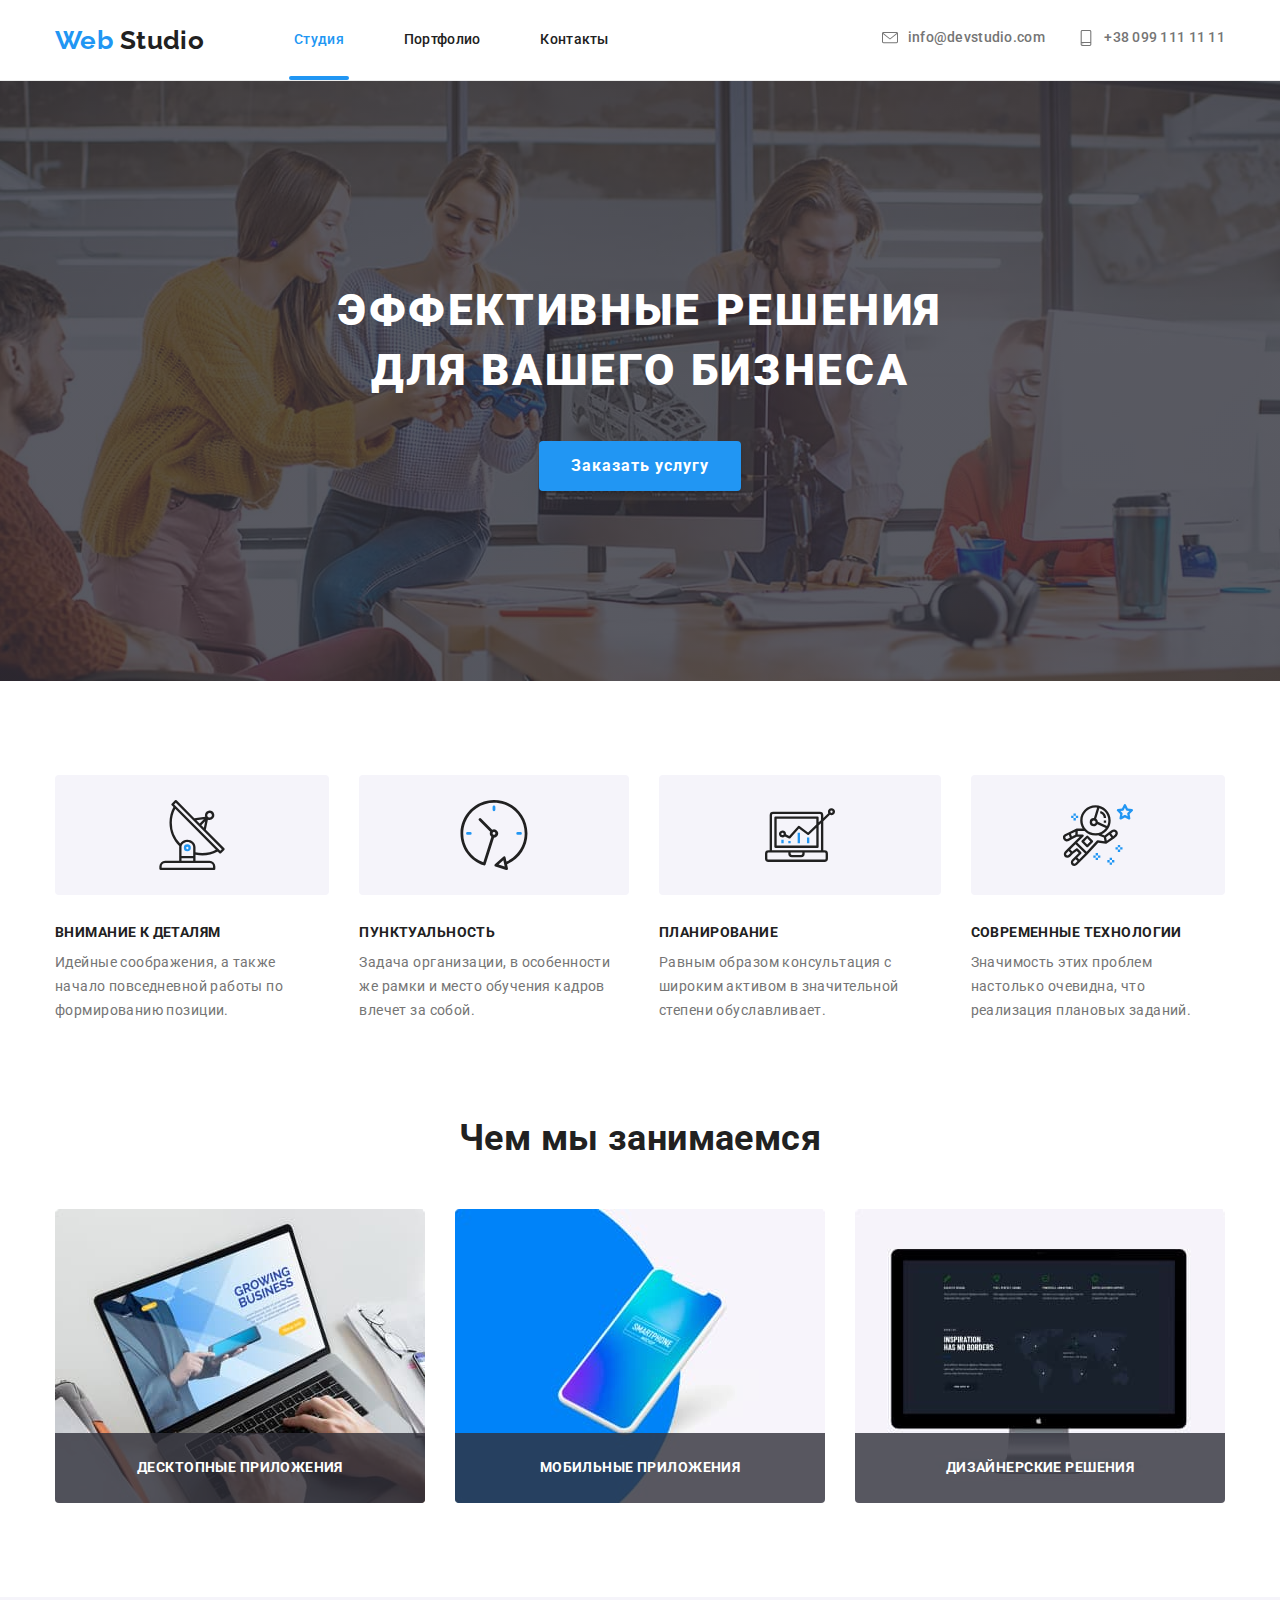
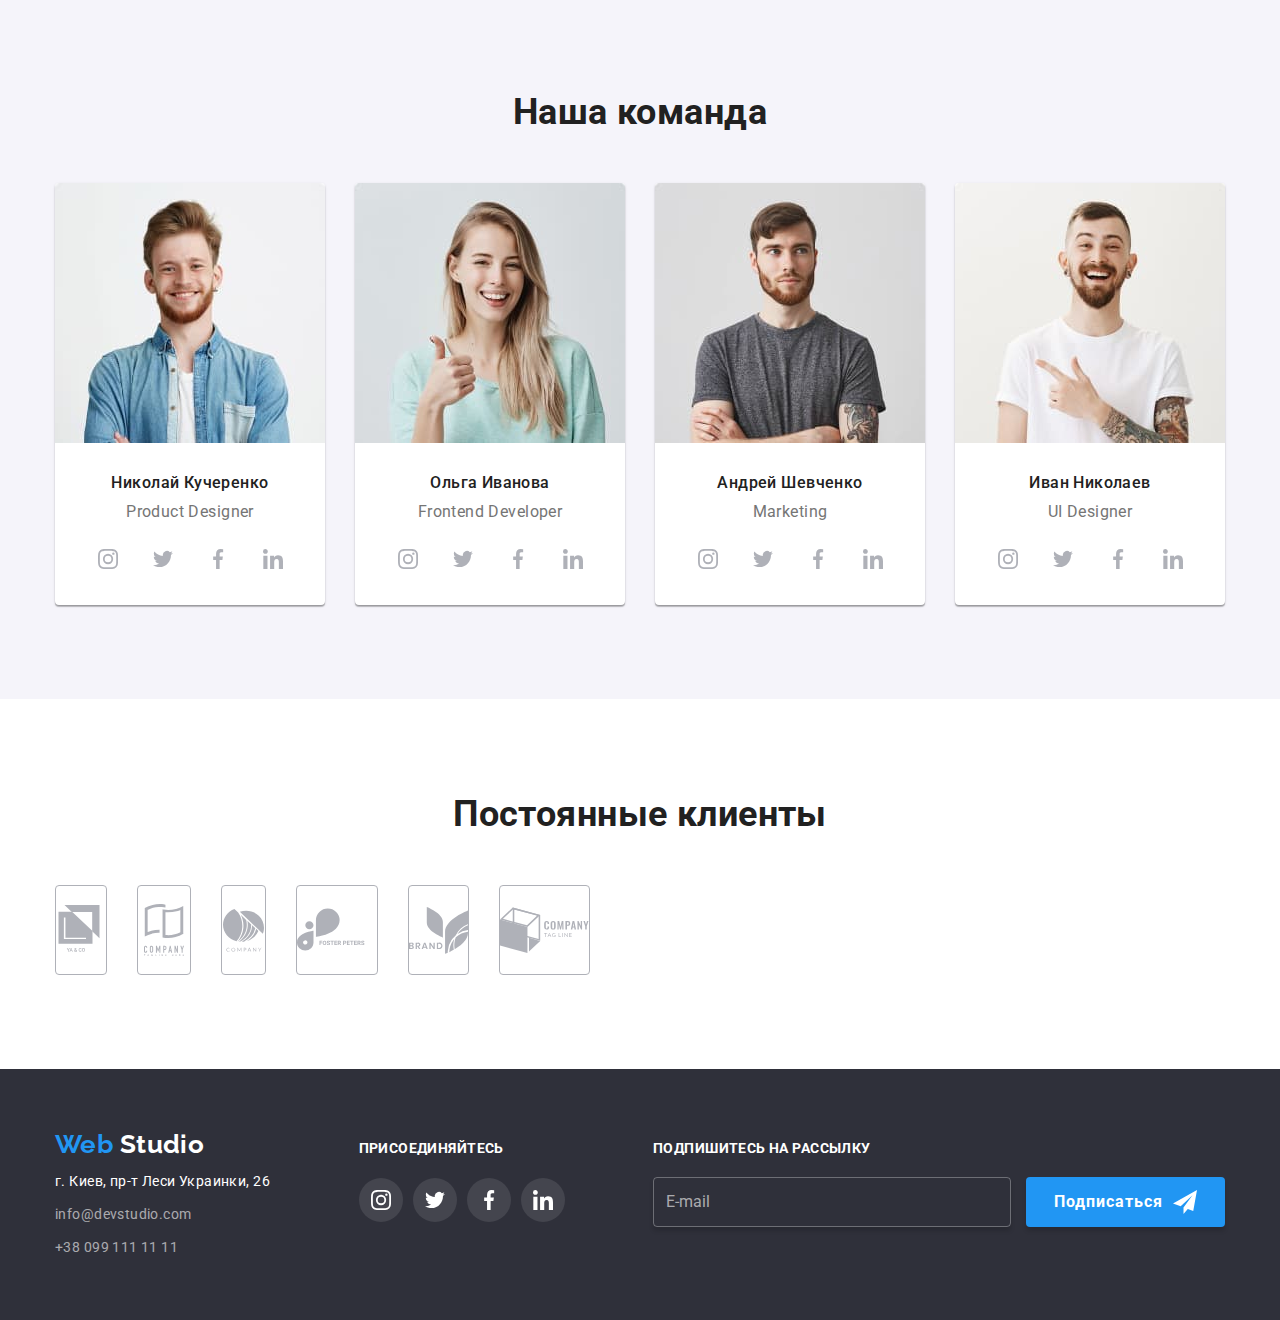
<file: index.html>
<!DOCTYPE html>
<html lang="ru">
  <head>
    <meta charset="UTF-8" />
    <meta name="viewport" content="width=device-width, initial-scale=1.0" />
    <link
      href="https://fonts.googleapis.com/css2?family=Raleway:wght@700&family=Roboto:wght@400;500;700;900&display=swap"
      rel="stylesheet"
    />
    <link
      rel="stylesheet"
      href="https://cdnjs.cloudflare.com/ajax/libs/modern-normalize/0.6.0/modern-normalize.min.css"
    />
    <link rel="stylesheet" href="./css/main.min.css" />
    <title>Web Studio</title>
  </head>
  <body>
    <header class="page-header">
      <div class="page-header__container">
        <nav class="page-header__nav">
          <a class="logo page-header__logo" href="./index.html"
            >Web <span class="logo__word">Studio</span></a
          >
          <ul class="page-header__list">
            <li class="page-header__item">
              <a
                class="page-header__link page-header__link--current"
                href="./index.html"
                >Студия</a
              >
            </li>
            <li class="page-header__item">
              <a class="page-header__link" href="./portfolio.html">Портфолио</a>
            </li>
            <li class="page-header__item">
              <a class="page-header__link" href="">Контакты</a>
            </li>
          </ul>
        </nav>
        <address class="contacts">
          <a
            class="contacts__link"
            href="mailto:info@devstudio.com"
            aria-label="Написать письмо"
          >
            <svg class="contacts__icon" width="16" height="16">
              <use href="./images/sprite.svg#icon-envelope"></use>
            </svg>
            info@devstudio.com
          </a>
          <a
            class="contacts__link"
            href="tel:+380991111111"
            aria-label="Позвонить"
          >
            <svg class="contacts__icon" width="16" height="16">
              <use href="./images/sprite.svg#icon-smartphone"></use>
            </svg>
            +38 099 111 11 11
          </a>
        </address>
      </div>
    </header>
    <main>
      <!-- Hero -->
      <section class="section-hero">
        <div class="section-hero__container">
          <h1 class="section-hero__title">
            Эффективные решения для вашего бизнеса
          </h1>
          <button class="section-hero__button" data-modal-open>
            Заказать услугу
          </button>
        </div>
      </section>
      <!-- Advantages -->
      <section class="section-advantages">
        <div class="section-advantages__container">
          <h2 class="section-advantages__title--visually-hidden">
            Наши преимущества
          </h2>
          <ul class="section-advantages__list">
            <li class="section-advantages__item">
              <div class="section-advantages__icon-bcg">
                <svg width="70" height="70">
                  <use href="./images/sprite.svg#icon-antenna"></use>
                </svg>
              </div>
              <h3 class="section-advantages__subtitle">Внимание к деталям</h3>
              <p class="section-advantages__text">
                Идейные соображения, а также начало повседневной работы по
                формированию позиции.
              </p>
            </li>
            <li class="section-advantages__item">
              <div class="section-advantages__icon-bcg">
                <svg width="70" height="70">
                  <use href="./images/sprite.svg#icon-clock"></use>
                </svg>
              </div>
              <h3 class="section-advantages__subtitle">Пунктуальность</h3>
              <p class="section-advantages__text">
                Задача организации, в особенности же рамки и место обучения
                кадров влечет за собой.
              </p>
            </li>
            <li class="section-advantages__item">
              <div class="section-advantages__icon-bcg">
                <svg width="70" height="70">
                  <use href="./images/sprite.svg#icon-diagram"></use>
                </svg>
              </div>
              <h3 class="section-advantages__subtitle">Планирование</h3>
              <p class="section-advantages__text">
                Равным образом консультация с широким активом в значительной
                степени обуславливает.
              </p>
            </li>
            <li class="section-advantages__item">
              <div class="section-advantages__icon-bcg">
                <svg width="70" height="70">
                  <use href="./images/sprite.svg#icon-astronaut"></use>
                </svg>
              </div>
              <h3 class="section-advantages__subtitle">
                Современные технологии
              </h3>
              <p class="section-advantages__text">
                Значимость этих проблем настолько очевидна, что реализация
                плановых заданий.
              </p>
            </li>
          </ul>
        </div>
      </section>
      <!-- Works -->
      <section class="section-works">
        <div class="section-works__container">
          <h2 class="section-works__title">Чем мы занимаемся</h2>
          <ul class="section-works__list">
            <li class="section-works__item">
              <img
                class="section-works__img"
                src="./images/notebook.jpg"
                alt="Ноутбук"
                width="370"
              />
              <h3 class="section-works__subtitle">Десктопные приложения</h3>
            </li>
            <li class="section-works__item">
              <img
                class="section-works__img"
                src="./images/smartphone.jpg"
                alt="Смартфон"
                width="370"
              />
              <h3 class="section-works__subtitle">Мобильные приложения</h3>
            </li>
            <li class="section-works__item">
              <img
                class="section-works__img"
                src="./images/monitor.jpg"
                alt="Монитор"
                width="370"
              />
              <h3 class="section-works__subtitle">Дизайнерские решения</h3>
            </li>
          </ul>
        </div>
      </section>
      <!-- Team -->
      <section class="section-team">
        <div class="section-team__container">
          <h2 class="section-team__title">Наша команда</h2>
          <ul class="section-team__list">
            <li class="section-team__item">
              <img
                class="section-team__img"
                src="./images/john-smith.jpg"
                alt="Фотография Николай Кучеренко"
                width="270"
              />
              <h3 class="section-team__subtitle">Николай Кучеренко</h3>
              <p class="section-team__text">Product Designer</p>
              <ul class="social-list">
                <li class="social-list__item">
                  <a
                    class="social-list__link"
                    href="https://www.instagram.com/"
                    aria-label="Ссылка на Instagram"
                  >
                    <svg class="social-list__icon" width="20" height="20">
                      <use href="./images/sprite.svg#icon-instagram"></use>
                    </svg>
                  </a>
                </li>
                <li class="social-list__item">
                  <a
                    class="social-list__link"
                    href="https://twitter.com/"
                    aria-label="Ссылка на Twitter"
                  >
                    <svg class="social-list__icon" width="20" height="20">
                      <use href="./images/sprite.svg#icon-twitter"></use>
                    </svg>
                  </a>
                </li>
                <li class="social-list__item">
                  <a
                    class="social-list__link"
                    href="https://facebook.com/"
                    aria-label="Ссылка на Facebook"
                  >
                    <svg class="social-list__icon" width="20" height="20">
                      <use href="./images/sprite.svg#icon-facebook"></use>
                    </svg>
                  </a>
                </li>
                <li class="social-list__item">
                  <a
                    class="social-list__link"
                    href="https://www.linkedin.com/"
                    aria-label="Ссылка на LinkedIn"
                  >
                    <svg class="social-list__icon" width="20" height="20">
                      <use href="./images/sprite.svg#icon-linkedin"></use>
                    </svg>
                  </a>
                </li>
              </ul>
            </li>
            <li class="section-team__item">
              <img
                class="section-team__img"
                src="./images/marta-stewart.jpg"
                alt="Фотография Ольга Иванова"
                width="270"
              />
              <h3 class="section-team__subtitle">Ольга Иванова</h3>
              <p class="section-team__text">Frontend Developer</p>
              <ul class="social-list">
                <li class="social-list__item">
                  <a
                    class="social-list__link"
                    href="https://www.instagram.com/"
                    aria-label="Ссылка на Instagram"
                  >
                    <svg class="social-list__icon" width="20" height="20">
                      <use href="./images/sprite.svg#icon-instagram"></use>
                    </svg>
                  </a>
                </li>
                <li class="social-list__item">
                  <a
                    class="social-list__link"
                    href="https://twitter.com/"
                    aria-label="Ссылка на Twitter"
                  >
                    <svg class="social-list__icon" width="20" height="20">
                      <use href="./images/sprite.svg#icon-twitter"></use>
                    </svg>
                  </a>
                </li>
                <li class="social-list__item">
                  <a
                    class="social-list__link"
                    href="https://facebook.com/"
                    aria-label="Ссылка на Facebook"
                  >
                    <svg class="social-list__icon" width="20" height="20">
                      <use href="./images/sprite.svg#icon-facebook"></use>
                    </svg>
                  </a>
                </li>
                <li class="social-list__item">
                  <a
                    class="social-list__link"
                    href="https://www.linkedin.com/"
                    aria-label="Ссылка на LinkedIn"
                  >
                    <svg class="social-list__icon" width="20" height="20">
                      <use href="./images/sprite.svg#icon-linkedin"></use>
                    </svg>
                  </a>
                </li>
              </ul>
            </li>
            <li class="section-team__item">
              <img
                class="section-team__img"
                src="./images/robert-jakis.jpg"
                alt="Фотография Андрей Шевченко"
                width="270"
              />
              <h3 class="section-team__subtitle">Андрей Шевченко</h3>
              <p class="section-team__text">Marketing</p>
              <ul class="social-list">
                <li class="social-list__item">
                  <a
                    class="social-list__link"
                    href="https://www.instagram.com/"
                    aria-label="Ссылка на Instagram"
                  >
                    <svg class="social-list__icon" width="20" height="20">
                      <use href="./images/sprite.svg#icon-instagram"></use>
                    </svg>
                  </a>
                </li>
                <li class="social-list__item">
                  <a
                    class="social-list__link"
                    href="https://twitter.com/"
                    aria-label="Ссылка на Twitter"
                  >
                    <svg class="social-list__icon" width="20" height="20">
                      <use href="./images/sprite.svg#icon-twitter"></use>
                    </svg>
                  </a>
                </li>
                <li class="social-list__item">
                  <a
                    class="social-list__link"
                    href="https://facebook.com/"
                    aria-label="Ссылка на Facebook"
                  >
                    <svg class="social-list__icon" width="20" height="20">
                      <use href="./images/sprite.svg#icon-facebook"></use>
                    </svg>
                  </a>
                </li>
                <li class="social-list__item">
                  <a
                    class="social-list__link"
                    href="https://www.linkedin.com/"
                    aria-label="Ссылка на LinkedIn"
                  >
                    <svg class="social-list__icon" width="20" height="20">
                      <use href="./images/sprite.svg#icon-linkedin"></use>
                    </svg>
                  </a>
                </li>
              </ul>
            </li>
            <li class="section-team__item">
              <img
                class="section-team__img"
                src="./images/martin-doe.jpg"
                alt="Фотография Иван Николаев"
                width="270"
              />
              <h3 class="section-team__subtitle">Иван Николаев</h3>
              <p class="section-team__text">UI Designer</p>
              <ul class="social-list">
                <li class="social-list__item">
                  <a
                    class="social-list__link"
                    href="https://www.instagram.com/"
                    aria-label="Ссылка на Instagram"
                  >
                    <svg class="social-list__icon" width="20" height="20">
                      <use href="./images/sprite.svg#icon-instagram"></use>
                    </svg>
                  </a>
                </li>
                <li class="social-list__item">
                  <a
                    class="social-list__link"
                    href="https://twitter.com/"
                    aria-label="Ссылка на Twitter"
                  >
                    <svg class="social-list__icon" width="20" height="20">
                      <use href="./images/sprite.svg#icon-twitter"></use>
                    </svg>
                  </a>
                </li>
                <li class="social-list__item">
                  <a
                    class="social-list__link"
                    href="https://facebook.com/"
                    aria-label="Ссылка на Facebook"
                  >
                    <svg class="social-list__icon" width="20" height="20">
                      <use href="./images/sprite.svg#icon-facebook"></use>
                    </svg>
                  </a>
                </li>
                <li class="social-list__item">
                  <a
                    class="social-list__link"
                    href="https://www.linkedin.com/"
                    aria-label="Ссылка на LinkedIn"
                  >
                    <svg class="social-list__icon" width="20" height="20">
                      <use href="./images/sprite.svg#icon-linkedin"></use>
                    </svg>
                  </a>
                </li>
              </ul>
            </li>
          </ul>
        </div>
      </section>
      <!-- Regulars -->
      <section class="section-regulars">
        <div class="section-regulars__container">
          <h2 class="section-regulars__title">Постоянные клиенты</h2>
          <ul class="section-regulars__list">
            <li class="section-regulars__item">
              <a class="section-regulars__link" href="" aria-label="Компания 1">
                <svg
                  class="section-regulars__icon-client"
                  width="50"
                  height="50"
                >
                  <use href="./images/sprite.svg#icon-client-1"></use>
                </svg>
              </a>
            </li>
            <li class="section-regulars__item">
              <a class="section-regulars__link" href="" aria-label="Компания 2">
                <svg
                  class="section-regulars__icon-client"
                  width="52"
                  height="52"
                >
                  <use href="./images/sprite.svg#icon-client-2"></use>
                </svg>
              </a>
            </li>
            <li class="section-regulars__item">
              <a class="section-regulars__link" href="" aria-label="Компания 3">
                <svg
                  class="section-regulars__icon-client"
                  width="43"
                  height="43"
                >
                  <use href="./images/sprite.svg#icon-client-3"></use>
                </svg>
              </a>
            </li>
            <li class="section-regulars__item">
              <a class="section-regulars__link" href="" aria-label="Компания 4">
                <svg
                  class="section-regulars__icon-client"
                  width="80"
                  height="80"
                >
                  <use href="./images/sprite.svg#icon-client-4"></use>
                </svg>
              </a>
            </li>
            <li class="section-regulars__item">
              <a class="section-regulars__link" href="" aria-label="Компания 5">
                <svg
                  class="section-regulars__icon-client"
                  width="59"
                  height="59"
                >
                  <use href="./images/sprite.svg#icon-client-5"></use>
                </svg>
              </a>
            </li>
            <li class="section-regulars__item">
              <a class="section-regulars__link" href="" aria-label="Компания 6">
                <svg
                  class="section-regulars__icon-client"
                  width="89"
                  height="89"
                >
                  <use href="./images/sprite.svg#icon-client-6"></use>
                </svg>
              </a>
            </li>
          </ul>
        </div>
      </section>
    </main>
    <footer class="page-footer">
      <div class="page-footer__container">
        <div>
          <a class="logo page-footer__logo" href="./index.html"
            >Web <span class="logo__word logo__word--inverse">Studio</span></a
          >
          <address class="address">
            <p class="address__text">г. Киев, пр-т Леси Украинки, 26</p>
            <a class="address__link" href="mailto:info@devstudio.com"
              >info@devstudio.com</a
            >
            <a class="address__link" href="tel:+380991111111"
              >+38 099 111 11 11</a
            >
          </address>
        </div>
        <div>
          <p class="page-footer__text">присоединяйтесь</p>
          <ul class="page-footer__list">
            <li class="page-footer__item">
              <a
                class="page-footer__link"
                href="https://www.instagram.com/"
                aria-label="Ссылка на Instagram"
              >
                <svg class="page-footer__icon-social" width="20" height="20">
                  <use href="./images/sprite.svg#icon-instagram"></use>
                </svg>
              </a>
            </li>
            <li class="page-footer__item">
              <a
                class="page-footer__link"
                href="https://twitter.com/"
                aria-label="Ссылка на Twitter"
              >
                <svg class="page-footer__icon-social" width="20" height="20">
                  <use href="./images/sprite.svg#icon-twitter"></use>
                </svg>
              </a>
            </li>
            <li class="page-footer__item">
              <a
                class="page-footer__link"
                href="https://facebook.com/"
                aria-label="Ссылка на Facebook"
              >
                <svg class="page-footer__icon-social" width="20" height="20">
                  <use href="./images/sprite.svg#icon-facebook"></use>
                </svg>
              </a>
            </li>
            <li class="page-footer__item">
              <a
                class="page-footer__link"
                href="https://www.linkedin.com/"
                aria-label="Ссылка на LinkedIn"
              >
                <svg class="page-footer__icon-social" width="20" height="20">
                  <use href="./images/sprite.svg#icon-linkedin"></use>
                </svg>
              </a>
            </li>
          </ul>
        </div>
        <form>
          <label class="form-subscribe__text" for="form-mail"
            >Подпишитесь на рассылку</label
          >
          <input
            class="form-subscribe__input"
            id="form-mail"
            name="subscribe-email"
            type="email"
            placeholder="E-mail"
          />
          <button class="form-subscribe__btn" type="submit">
            Подписаться
            <svg class="form-subscribe__icon-send" width="24" height="24">
              <use href="./images/sprite.svg#icon-send"></use>
            </svg>
          </button>
        </form>
      </div>
    </footer>
    <!-- Modal -->
    <div class="modal__backdrop modal--is-hidden" data-modal>
      <div class="modal__form">
        <form class="js-speaker-form">
          <p class="modal__text">Оставьте свои данные, мы вам перезвоним</p>
          <div class="field-box">
            <input
              class="field-box__input"
              type="text"
              name="name"
              id="name"
              placeholder=" "
            />
            <label class="field-box__label" for="name">Имя</label>
            <svg class="field-box__icon" width="18" height="18">
              <use href="./images/sprite.svg#icon-person"></use>
            </svg>
          </div>
          <div class="field-box">
            <input
              class="field-box__input"
              type="tel"
              name="tel"
              id="tel"
              placeholder=" "
            />
            <label class="field-box__label" for="tel">Телефон</label>
            <svg class="field-box__icon" width="18" height="18">
              <use href="./images/sprite.svg#icon-phone"></use>
            </svg>
          </div>
          <div class="field-box">
            <input
              class="field-box__input"
              type="email"
              name="mail"
              id="mail"
              placeholder=" "
            />
            <label class="field-box__label" for="mail">Почта</label>
            <svg class="field-box__icon" width="18" height="18">
              <use href="./images/sprite.svg#icon-mail"></use>
            </svg>
          </div>
          <div class="comment-box">
            <textarea
              class="comment-box__input"
              name="comment"
              id="comment"
              placeholder=" "
            ></textarea>
            <label class="comment-box__label" for="comment">Комментарий</label>
          </div>
          <label class="check-box">
            <input
              class="check-box__input"
              type="checkbox"
              name="terms"
              value="agree"
            />
            <svg class="check-box__icon" width="15" height="15">
              <use href="./images/sprite.svg#icon-check"></use>
            </svg>
            <span class="check-box__text"
              >Согласен с рассылкой и принимаю
              <a class="check-box__link" href="">Условия договора</a></span
            >
          </label>
          <button class="modal__send-button" type="submit">Отправить</button>
        </form>
        <button class="modal__close-button" data-modal-close>
          <svg class="modal__icon-close" width="18" height="18">
            <use href="./images/sprite.svg#icon-close"></use>
          </svg>
        </button>
      </div>
    </div>
    <!-- Some script -->
    <script src="./js/modal.js"></script>
    <script>
      (() => {
        document
          .querySelector('.js-speaker-form')
          .addEventListener('submit', e => {
            e.preventDefault();

            new FormData(e.currentTarget).forEach((value, name) =>
              console.log(`${name}: ${value}`),
            );

            e.currentTarget.reset();
          });
      })();
    </script>
  </body>
</html>
</file>
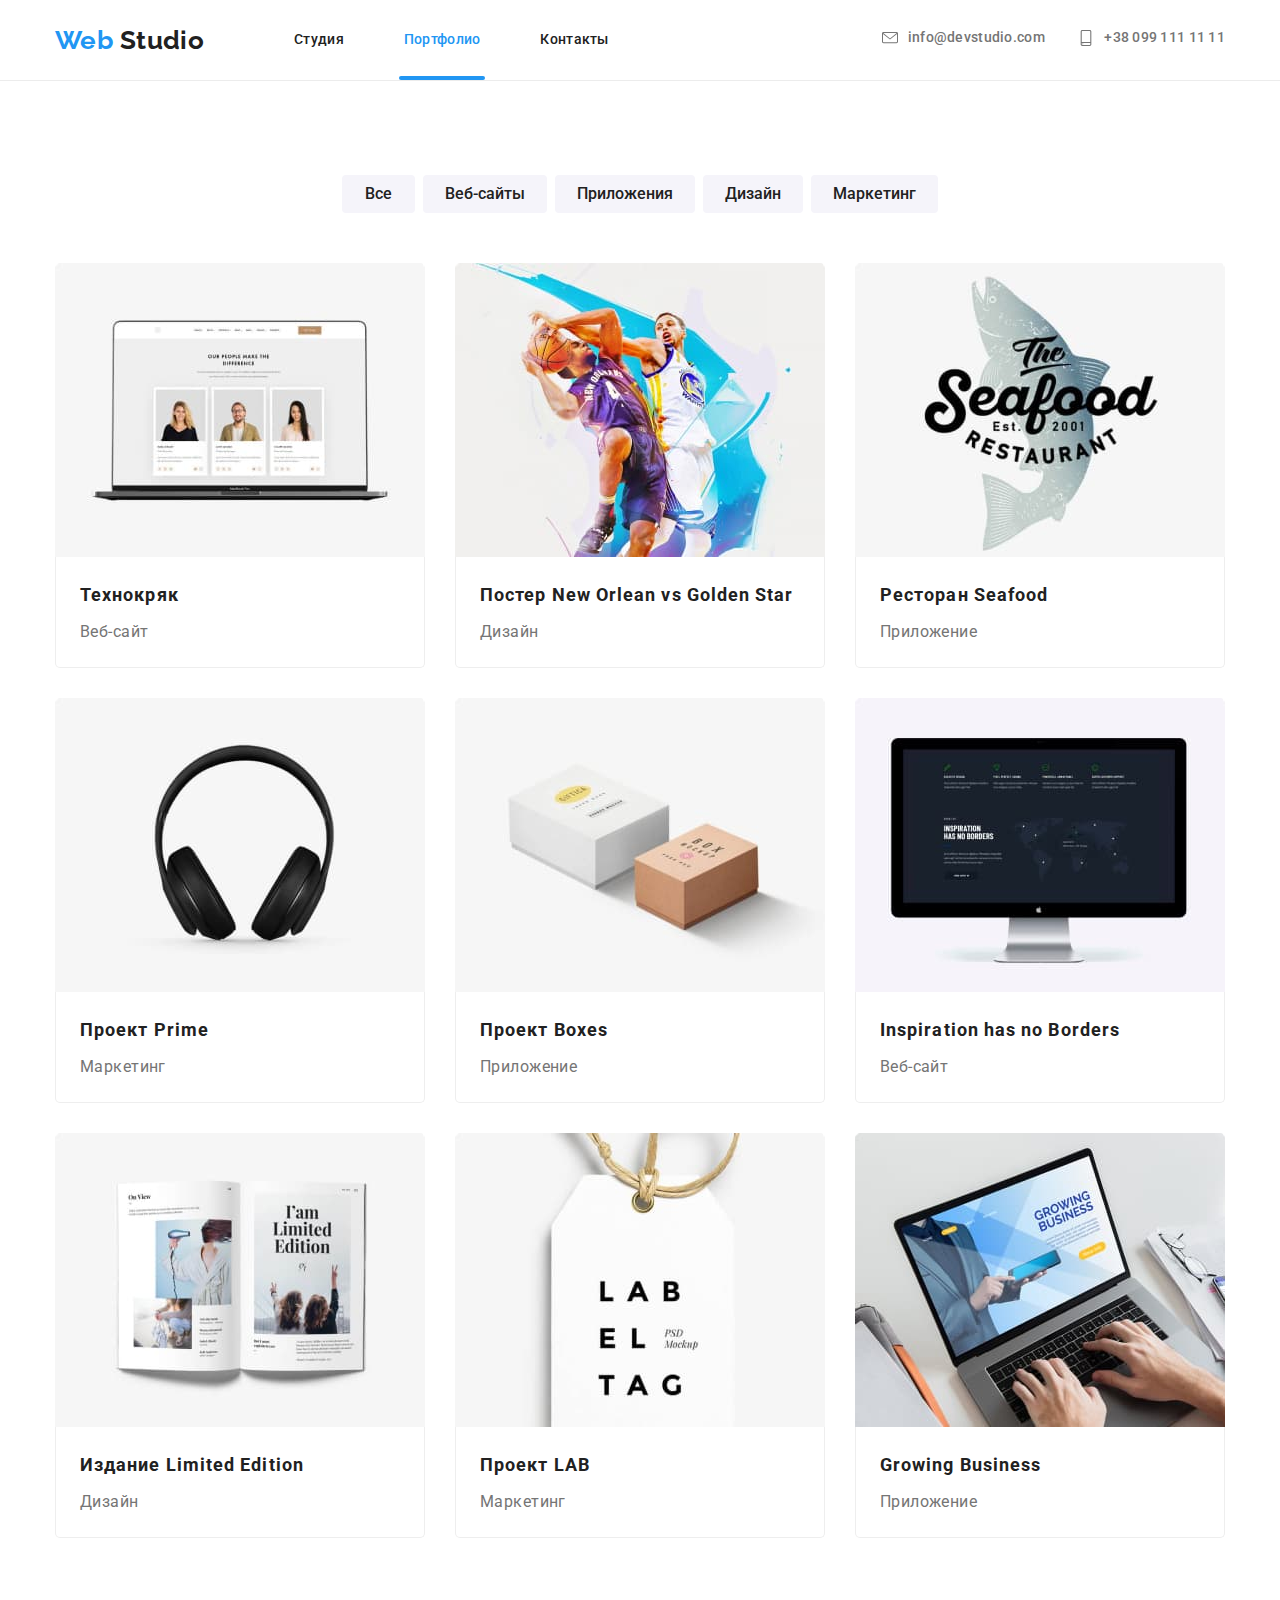
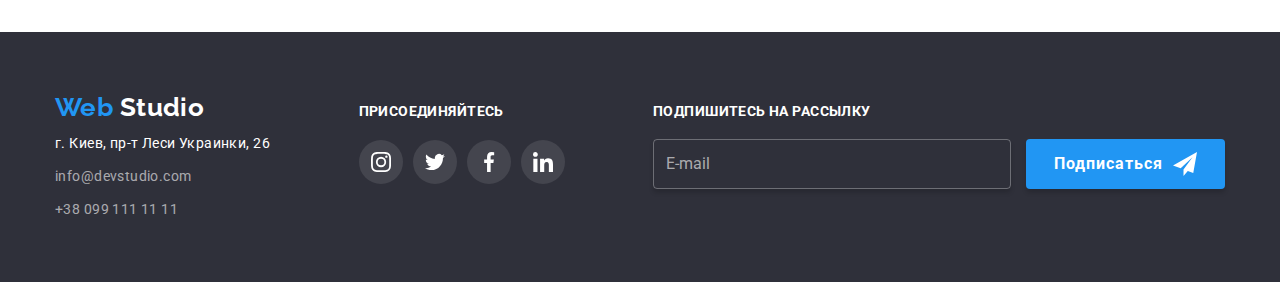
<file: portfolio.html>
<!DOCTYPE html>
<html lang="ru">
  <head>
    <meta charset="UTF-8" />
    <meta name="viewport" content="width=device-width, initial-scale=1.0" />
    <link
      href="https://fonts.googleapis.com/css2?family=Raleway:wght@700&family=Roboto:wght@400;500;700;900&display=swap"
      rel="stylesheet"
    />
    <link
      rel="stylesheet"
      href="https://cdnjs.cloudflare.com/ajax/libs/modern-normalize/0.6.0/modern-normalize.min.css"
    />
    <link rel="stylesheet" href="./css/portfolio.min.css" />
    <title>Web Studio</title>
  </head>
  <body>
    <header class="page-header">
      <div class="page-header__container">
        <nav class="page-header__nav">
          <a class="logo page-header__logo" href="./index.html"
            >Web <span class="logo__word">Studio</span></a
          >
          <ul class="page-header__list">
            <li class="page-header__item">
              <a class="page-header__link" href="./index.html">Студия</a>
            </li>
            <li class="page-header__item">
              <a
                class="page-header__link page-header__link--current"
                href="./portfolio.html"
                >Портфолио</a
              >
            </li>
            <li class="page-header__item">
              <a class="page-header__link" href="">Контакты</a>
            </li>
          </ul>
        </nav>
        <address class="contacts">
          <a
            class="contacts__link"
            href="mailto:info@devstudio.com"
            aria-label="Написать письмо"
          >
            <svg class="contacts__icon" width="16" height="16">
              <use href="./images/sprite.svg#icon-envelope"></use>
            </svg>
            info@devstudio.com
          </a>
          <a
            class="contacts__link"
            href="tel:+380991111111"
            aria-label="Позвонить"
          >
            <svg class="contacts__icon" width="16" height="16">
              <use href="./images/sprite.svg#icon-smartphone"></use>
            </svg>
            +38 099 111 11 11
          </a>
        </address>
      </div>
    </header>
    <main>
      <section class="section-portfolio">
        <div class="section-portfolio__container">
          <h1 class="section-portfolio__title--visually-hidden">Портфолио</h1>
          <div class="section-portfolio__row">
            <button class="section-portfolio__btn" type="button">Все</button>
            <button class="section-portfolio__btn" type="button">
              Веб-сайты
            </button>
            <button class="section-portfolio__btn" type="button">
              Приложения
            </button>
            <button class="section-portfolio__btn" type="button">Дизайн</button>
            <button class="section-portfolio__btn" type="button">
              Маркетинг
            </button>
          </div>
          <ul class="section-portfolio__list">
            <li class="section-portfolio__item">
              <a class="link-card" href="">
                <div class="link-card__top">
                  <img
                    src="./images/techcrack.jpg"
                    alt="Ноутбук с открытой веб страницей"
                    width="370"
                  />
                  <p class="link-card__desc">
                    Технокряк это современная площадка распространения
                    коронавируса. Компании используют эту платформу для
                    цифрового шпионажа и атак на защищённые сервера конкурентов.
                  </p>
                </div>
                <div class="link-card__bottom">
                  <h2 class="link-card__title">Технокряк</h2>
                  <p class="link-card__text">Веб-сайт</p>
                </div>
              </a>
            </li>
            <li class="section-portfolio__item">
              <a class="link-card" href="">
                <div class="link-card__top">
                  <img
                    src="./images/poster-nba.jpg"
                    alt="Два баскедболиста с мячом"
                    width="370"
                  />
                  <p class="link-card__desc">
                    Lorem ipsum dolor sit amet consectetur adipisicing elit.
                    Tenetur non minima autem? Ea necessitatibus consequatur
                    delectus. Iure odio alias dolore!
                  </p>
                </div>
                <div class="link-card__bottom">
                  <h2 class="link-card__title">
                    Постер New Orlean vs Golden Star
                  </h2>
                  <p class="link-card__text">Дизайн</p>
                </div>
              </a>
            </li>
            <li class="section-portfolio__item">
              <a class="link-card" href="">
                <div class="link-card__top">
                  <img
                    src="./images/seafood.jpg"
                    alt="Название ресторана на фоне рыбы"
                    width="370"
                  />
                  <p class="link-card__desc">
                    Lorem ipsum dolor sit amet consectetur adipisicing elit.
                    Tenetur non minima autem? Ea necessitatibus consequatur
                    delectus. Iure odio alias dolore!
                  </p>
                </div>
                <div class="link-card__bottom">
                  <h2 class="link-card__title">Ресторан Seafood</h2>
                  <p class="link-card__text">Приложение</p>
                </div>
              </a>
            </li>
            <li class="section-portfolio__item">
              <a class="link-card" href="">
                <div class="link-card__top">
                  <img src="./images/prime.jpg" alt="Наушники" width="370" />
                  <p class="link-card__desc">
                    Lorem ipsum dolor sit amet consectetur adipisicing elit.
                    Tenetur non minima autem? Ea necessitatibus consequatur
                    delectus. Iure odio alias dolore!
                  </p>
                </div>
                <div class="link-card__bottom">
                  <h2 class="link-card__title">Проект Prime</h2>
                  <p class="link-card__text">Маркетинг</p>
                </div>
              </a>
            </li>
            <li class="section-portfolio__item">
              <a class="link-card" href="">
                <div class="link-card__top">
                  <img src="./images/boxes.jpg" alt="Две коробки" width="370" />
                  <p class="link-card__desc">
                    Lorem ipsum dolor sit amet consectetur adipisicing elit.
                    Tenetur non minima autem? Ea necessitatibus consequatur
                    delectus. Iure odio alias dolore!
                  </p>
                </div>
                <div class="link-card__bottom">
                  <h2 class="link-card__title">Проект Boxes</h2>
                  <p class="link-card__text">Приложение</p>
                </div>
              </a>
            </li>
            <li class="section-portfolio__item">
              <a class="link-card" href="">
                <div class="link-card__top">
                  <img src="./images/monitor.jpg" alt="Монитор" width="370" />
                  <p class="link-card__desc">
                    Lorem ipsum dolor sit amet consectetur adipisicing elit.
                    Tenetur non minima autem? Ea necessitatibus consequatur
                    delectus. Iure odio alias dolore!
                  </p>
                </div>
                <div class="link-card__bottom">
                  <h2 class="link-card__title">Inspiration has no Borders</h2>
                  <p class="link-card__text">Веб-сайт</p>
                </div>
              </a>
            </li>
            <li class="section-portfolio__item">
              <a class="link-card" href="">
                <div class="link-card__top">
                  <img
                    src="./images/limited-edition.jpg"
                    alt="Журнальный разворот"
                    width="370"
                  />
                  <p class="link-card__desc">
                    Lorem ipsum dolor sit amet consectetur adipisicing elit.
                    Tenetur non minima autem? Ea necessitatibus consequatur
                    delectus. Iure odio alias dolore!
                  </p>
                </div>
                <div class="link-card__bottom">
                  <h2 class="link-card__title">Издание Limited Edition</h2>
                  <p class="link-card__text">Дизайн</p>
                </div>
              </a>
            </li>
            <li class="section-portfolio__item">
              <a class="link-card" href="">
                <div class="link-card__top">
                  <img
                    src="./images/lab.jpg"
                    alt="Надпись на медальйоне"
                    width="370"
                  />
                  <p class="link-card__desc">
                    Lorem ipsum dolor sit amet consectetur adipisicing elit.
                    Tenetur non minima autem? Ea necessitatibus consequatur
                    delectus. Iure odio alias dolore!
                  </p>
                </div>
                <div class="link-card__bottom">
                  <h2 class="link-card__title">Проект LAB</h2>
                  <p class="link-card__text">Маркетинг</p>
                </div>
              </a>
            </li>
            <li class="section-portfolio__item">
              <a class="link-card" href="">
                <div class="link-card__top">
                  <img
                    src="./images/notebook.jpg"
                    alt="Открытый ноутбук"
                    width="370"
                  />
                  <p class="link-card__desc">
                    Lorem ipsum dolor sit amet consectetur adipisicing elit.
                    Tenetur non minima autem? Ea necessitatibus consequatur
                    delectus. Iure odio alias dolore!
                  </p>
                </div>
                <div class="link-card__bottom">
                  <h2 class="link-card__title">Growing Business</h2>
                  <p class="link-card__text">Приложение</p>
                </div>
              </a>
            </li>
          </ul>
        </div>
      </section>
    </main>
    <footer class="page-footer">
      <div class="page-footer__container">
        <div>
          <a class="logo page-footer__logo" href="./index.html"
            >Web <span class="logo__word logo__word--inverse">Studio</span></a
          >
          <address class="address">
            <p class="address__text">г. Киев, пр-т Леси Украинки, 26</p>
            <a class="address__link" href="mailto:info@devstudio.com"
              >info@devstudio.com</a
            >
            <a class="address__link" href="tel:+380991111111"
              >+38 099 111 11 11</a
            >
          </address>
        </div>
        <div>
          <p class="page-footer__text">присоединяйтесь</p>
          <ul class="page-footer__list">
            <li class="page-footer__item">
              <a
                class="page-footer__link"
                href="https://www.instagram.com/"
                aria-label="Ссылка на Instagram"
              >
                <svg class="page-footer__icon-social" width="20" height="20">
                  <use href="./images/sprite.svg#icon-instagram"></use>
                </svg>
              </a>
            </li>
            <li class="page-footer__item">
              <a
                class="page-footer__link"
                href="https://twitter.com/"
                aria-label="Ссылка на Twitter"
              >
                <svg class="page-footer__icon-social" width="20" height="20">
                  <use href="./images/sprite.svg#icon-twitter"></use>
                </svg>
              </a>
            </li>
            <li class="page-footer__item">
              <a
                class="page-footer__link"
                href="https://facebook.com/"
                aria-label="Ссылка на Facebook"
              >
                <svg class="page-footer__icon-social" width="20" height="20">
                  <use href="./images/sprite.svg#icon-facebook"></use>
                </svg>
              </a>
            </li>
            <li class="page-footer__item">
              <a
                class="page-footer__link"
                href="https://www.linkedin.com/"
                aria-label="Ссылка на LinkedIn"
              >
                <svg class="page-footer__icon-social" width="20" height="20">
                  <use href="./images/sprite.svg#icon-linkedin"></use>
                </svg>
              </a>
            </li>
          </ul>
        </div>
        <form>
          <label class="form-subscribe__text" for="form-mail"
            >Подпишитесь на рассылку</label
          >
          <input
            class="form-subscribe__input"
            id="form-mail"
            name="subscribe-email"
            type="email"
            placeholder="E-mail"
          />
          <button class="form-subscribe__btn" type="submit">
            Подписаться
            <svg class="form-subscribe__icon-send" width="24" height="24">
              <use href="./images/sprite.svg#icon-send"></use>
            </svg>
          </button>
        </form>
      </div>
    </footer>
  </body>
</html>
</file>
<file: css/main.min.css>
:root{--title-text-color: #212121;--accent-color: #2196f3;--primary-bg-color: #ffffff}html{-webkit-box-sizing:border-box;box-sizing:border-box}*,*::before,*::after{-webkit-box-sizing:inherit;box-sizing:inherit}body{font-family:Roboto,sans-serif;font-weight:400;font-size:14px;letter-spacing:0.03em;color:#757575;background-color:#fff}img{display:block;max-width:100%;height:auto}.page-header__container,.section-hero__container,.section-advantages__container,.section-works__container,.section-team__container,.section-regulars__container,.page-footer__container{width:1200px;margin:0 auto;padding-left:15px;padding-right:15px}.page-header__list,.section-advantages__list,.section-works__list,.section-team__list,.social-list,.section-regulars__list,.page-footer__list{margin:0;padding:0;list-style:none}.page-header__link,.contacts__link,.address__link{text-decoration:none}.section-advantages__icon-bcg,.social-list__link,.section-regulars__link,.page-footer__link,.check-box,.modal__close-button{display:-webkit-box;display:-ms-flexbox;display:flex;-webkit-box-align:center;-ms-flex-align:center;align-items:center;-webkit-box-pack:center;-ms-flex-pack:center;justify-content:center}.section-advantages__title--visually-hidden,.check-box__input{position:absolute;width:1px;height:1px;margin:-1px;padding:0;overflow:hidden;border:0;clip:rect(0 0 0 0)}.logo{font-family:"Raleway",sans-serif;font-weight:700;font-size:26px;line-height:1.19;color:#2196f3;text-decoration:none}.logo__word{color:#212121}.page-header{border-bottom:1px solid #ececec}.page-header__container{display:-webkit-box;display:-ms-flexbox;display:flex;-webkit-box-align:center;-ms-flex-align:center;align-items:center}.page-header__nav{display:-webkit-box;display:-ms-flexbox;display:flex;-webkit-box-align:center;-ms-flex-align:center;align-items:center}.page-header__logo{margin-right:85px}.page-header__list{display:-webkit-box;display:-ms-flexbox;display:flex;font-weight:500;line-height:1.14;letter-spacing:0.02em}.page-header__item{position:relative}.page-header__item:not(:last-child){margin-right:50px}.page-header__link{display:block;padding:32px 5px;color:#212121;-webkit-transition:color 250ms cubic-bezier(0.4, 0, 0.2, 1);transition:color 250ms cubic-bezier(0.4, 0, 0.2, 1)}.page-header__link::after{position:absolute;bottom:0;left:0;content:'';width:100%;height:4px;background-color:transparent;border-radius:2px;-webkit-transition:background-color 250ms cubic-bezier(0.4, 0, 0.2, 1);transition:background-color 250ms cubic-bezier(0.4, 0, 0.2, 1)}.page-header__link:hover,.page-header__link:focus{color:#2196f3}.page-header__link:hover::after,.page-header__link:hover::after,.page-header__link:focus::after,.page-header__link:focus::after{background-color:#2196f3}.page-header__link--current{color:#2196f3}.page-header__link--current::after{position:absolute;bottom:0;left:0;content:'';width:100%;height:4px;background-color:#2196f3;border-radius:2px}.contacts{margin-left:auto}.contacts__link{display:-webkit-inline-box;display:-ms-inline-flexbox;display:inline-flex;-webkit-box-align:center;-ms-flex-align:center;align-items:center;font-style:normal;font-weight:500;line-height:1.14;letter-spacing:0.02em;color:#757575;-webkit-transition:color 250ms cubic-bezier(0.4, 0, 0.2, 1);transition:color 250ms cubic-bezier(0.4, 0, 0.2, 1)}.contacts__link:not(:last-child){margin-right:30px}.contacts__link:hover,.contacts__link:focus{color:#2196f3}.contacts__icon{padding:0;margin-right:10px;fill:currentColor}.section-hero{max-width:1600px;height:600px;margin-left:auto;margin-right:auto;padding-top:200px;padding-bottom:200px;text-align:center;background-color:#2f303a;background-image:-webkit-gradient(linear, left top, left bottom, from(rgba(47,48,58,0.8)), to(rgba(47,48,58,0.8))),url(../images/hero-bcg.jpg);background-image:linear-gradient(rgba(47,48,58,0.8), rgba(47,48,58,0.8)),url(../images/hero-bcg.jpg);background-position:center;background-size:cover;background-repeat:no-repeat}.section-hero__title{margin-top:0;margin-bottom:40px;margin-left:auto;margin-right:auto;max-width:646px;font-weight:900;font-size:44px;line-height:1.36;letter-spacing:0.06em;text-transform:uppercase;color:#fff}.section-hero__button{display:inline-block;min-width:200px;padding:10px 32px;font-weight:700;font-size:16px;line-height:1.87;letter-spacing:0.06em;color:#fff;text-decoration:none;background-color:#2196f3;border:none;border-radius:4px;-webkit-box-shadow:0px 4px 4px rgba(0,0,0,0.15);box-shadow:0px 4px 4px rgba(0,0,0,0.15)}.section-advantages{position:relative;padding-top:94px}.section-advantages__list{display:-webkit-box;display:-ms-flexbox;display:flex}.section-advantages__item{width:calc((100%-90px) / 4)}.section-advantages__item:not(:last-child){margin-right:30px}.section-advantages__icon-bcg{width:100%;height:120px;margin-bottom:30px;background-color:#f5f4fa;border-radius:4px}.section-advantages__subtitle{margin-top:0;margin-bottom:10px;font-weight:700;font-size:14px;line-height:1.14;color:#212121;text-transform:uppercase}.section-advantages__text{margin:0;line-height:1.71}.section-works{padding-top:94px;padding-bottom:94px}.section-works__title{margin-top:0;margin-bottom:50px;font-weight:700;font-size:36px;line-height:1.17;text-align:center;color:#212121}.section-works__list{display:-webkit-box;display:-ms-flexbox;display:flex}.section-works__item{position:relative}.section-works__item:not(:last-child){margin-right:30px}.section-works__img{border-radius:4px}.section-works__subtitle{position:absolute;bottom:0;left:0;display:block;width:100%;margin:0;padding-top:27px;padding-bottom:27px;font-weight:700;font-size:14px;line-height:1.14;text-align:center;text-transform:uppercase;color:#fff;background-color:rgba(47,48,58,0.8);border-bottom-left-radius:4px;border-bottom-right-radius:4px}.section-team{padding-top:94px;padding-bottom:94px;background-color:#f5f4fa}.section-team__title{margin-top:0;margin-bottom:50px;font-weight:700;font-size:36px;line-height:1.17;text-align:center;color:#212121}.section-team__list{display:-webkit-box;display:-ms-flexbox;display:flex}.section-team__item{width:calc((100%-90px) / 4);background-color:#fff;border-radius:4px;-webkit-box-shadow:0px 2px 1px rgba(0,0,0,0.2),0px 1px 1px rgba(0,0,0,0.14),0px 1px 3px rgba(0,0,0,0.12);box-shadow:0px 2px 1px rgba(0,0,0,0.2),0px 1px 1px rgba(0,0,0,0.14),0px 1px 3px rgba(0,0,0,0.12);overflow:hidden}.section-team__item:not(:last-child){margin-right:30px}.section-team__img{margin-bottom:30px}.section-team__subtitle{margin-top:0;margin-bottom:10px;font-weight:500;font-size:16px;line-height:1.19;text-align:center;color:#212121}.section-team__text{margin-top:0;margin-bottom:16px;font-size:16px;line-height:1.19;text-align:center}.social-list{display:-webkit-box;display:-ms-flexbox;display:flex;margin-bottom:24px;-webkit-box-pack:center;-ms-flex-pack:center;justify-content:center}.social-list__item:not(:last-child){margin-right:11px}.social-list__link{width:44px;height:44px;background-color:transparent;border-radius:50%;-webkit-transition:background-color 250ms cubic-bezier(0.4, 0, 0.2, 1);transition:background-color 250ms cubic-bezier(0.4, 0, 0.2, 1)}.social-list__link:hover,.social-list__link:focus{background-color:#2196f3}.social-list__icon{fill:#afb1b8;-webkit-transition:fill 250ms cubic-bezier(0.4, 0, 0.2, 1);transition:fill 250ms cubic-bezier(0.4, 0, 0.2, 1)}.social-list__link:hover .social-list__icon,.social-list__link:focus .social-list__icon{fill:#fff}.section-regulars{padding-top:94px;padding-bottom:94px}.section-regulars__title{margin-top:0;margin-bottom:50px;font-weight:700;font-size:36px;line-height:1.17;text-align:center;color:#212121}.section-regulars__list{display:-webkit-box;display:-ms-flexbox;display:flex}.section-regulars__item{width:calc((100%-150px) / 6)}.section-regulars__item:not(:last-child){margin-right:30px}.section-regulars__link{height:90px;border:1px solid #afb1b8;border-radius:4px;-webkit-transition:border-color 250ms cubic-bezier(0.4, 0, 0.2, 1);transition:border-color 250ms cubic-bezier(0.4, 0, 0.2, 1)}.section-regulars__link:hover,.section-regulars__link:focus{border-color:#2196f3}.section-regulars__icon-client{fill:#afb1b8;-webkit-transition:fill 250ms cubic-bezier(0.4, 0, 0.2, 1);transition:fill 250ms cubic-bezier(0.4, 0, 0.2, 1)}.section-regulars__link:hover .section-regulars__icon-client,.section-regulars__link:focus .section-regulars__icon-client{fill:#2196f3}.page-footer{background-color:#2f303a}.page-footer__container{display:-webkit-box;display:-ms-flexbox;display:flex;padding-top:60px;padding-bottom:60px;-webkit-box-align:baseline;-ms-flex-align:baseline;align-items:baseline;-webkit-box-pack:justify;-ms-flex-pack:justify;justify-content:space-between}.page-footer__logo{display:inline-block;margin:0 0 10px}.logo__word--inverse{color:#fff}.address{display:-webkit-box;display:-ms-flexbox;display:flex;-webkit-box-orient:vertical;-webkit-box-direction:normal;-ms-flex-direction:column;flex-direction:column}.address__text{margin-top:0;margin-bottom:9px;font-style:normal;line-height:1.71;color:#fff}.address__link{font-style:normal;line-height:1.71;color:rgba(255,255,255,0.6)}.address__link:not(:last-child){display:inline-block;margin-bottom:9px}.page-footer__text{margin-top:0;margin-bottom:21px;font-weight:700;line-height:1.14;text-transform:uppercase;color:#fff}.page-footer__list{display:-webkit-box;display:-ms-flexbox;display:flex}.page-footer__item:not(:last-child){margin-right:10px}.page-footer__link{width:44px;height:44px;background-color:rgba(255,255,255,0.1);border-radius:50%;-webkit-transition:background-color 250ms cubic-bezier(0.4, 0, 0.2, 1);transition:background-color 250ms cubic-bezier(0.4, 0, 0.2, 1)}.page-footer__link:hover,.page-footer__link:focus{background-color:#2196f3}.page-footer__icon-social{fill:#fff}.form-subscribe__text{display:block;margin-bottom:20px;font-weight:700;line-height:1.14;text-transform:uppercase;color:#fff}.form-subscribe__input{width:358px;margin-right:12px;padding:9px 12px;font-size:16px;line-height:1.87;color:rgba(255,255,255,0.6);background-color:transparent;border:1px solid rgba(255,255,255,0.3);-webkit-box-shadow:0px 4px 4px rgba(0,0,0,0.15);box-shadow:0px 4px 4px rgba(0,0,0,0.15);border-radius:4px}.form-subscribe__input::-webkit-input-placeholder{font-size:16px;line-height:1.87;color:rgba(255,255,255,0.6)}.form-subscribe__input:-ms-input-placeholder{font-size:16px;line-height:1.87;color:rgba(255,255,255,0.6)}.form-subscribe__input::-ms-input-placeholder{font-size:16px;line-height:1.87;color:rgba(255,255,255,0.6)}.form-subscribe__input::placeholder{font-size:16px;line-height:1.87;color:rgba(255,255,255,0.6)}.form-subscribe__btn{display:-webkit-inline-box;display:-ms-inline-flexbox;display:inline-flex;-webkit-box-align:center;-ms-flex-align:center;align-items:center;padding:10px 28px;font-weight:700;font-size:16px;line-height:1.87;letter-spacing:0.06em;color:#fff;background:#2196f3;-webkit-box-shadow:0px 4px 4px rgba(0,0,0,0.15);box-shadow:0px 4px 4px rgba(0,0,0,0.15);border:none;border-radius:4px}.form-subscribe__icon-send{margin-left:10px;fill:currentColor}.modal__backdrop{position:fixed;top:0;left:0;width:100%;height:100%;background:rgba(0,0,0,0.2);opacity:1;-webkit-transition:opacity 250ms cubic-bezier(0.4, 0, 0.2, 1);transition:opacity 250ms cubic-bezier(0.4, 0, 0.2, 1)}.modal--is-hidden{opacity:0;pointer-events:none}.modal--is-hidden .modal__form{-webkit-transform:translate(-50%, -50%) scale(1.1);transform:translate(-50%, -50%) scale(1.1)}.modal__form{position:absolute;top:50%;left:50%;min-height:580px;min-width:528px;padding:40px;text-align:center;background-color:#fff;-webkit-transform:translate(-50%, -50%) scale(1);transform:translate(-50%, -50%) scale(1);-webkit-transition:-webkit-transform 250ms cubic-bezier(0.4, 0, 0.2, 1);transition:-webkit-transform 250ms cubic-bezier(0.4, 0, 0.2, 1);transition:transform 250ms cubic-bezier(0.4, 0, 0.2, 1);transition:transform 250ms cubic-bezier(0.4, 0, 0.2, 1), -webkit-transform 250ms cubic-bezier(0.4, 0, 0.2, 1)}.modal__text{margin:0 0 30px;font-weight:700;font-size:20px;line-height:1.15;text-align:center;color:#212121}.field-box{position:relative;margin-bottom:28px}.field-box__icon{position:absolute;top:50%;left:16px;fill:#212121;-webkit-transform:translateY(-50%);transform:translateY(-50%);-webkit-transition:fill 250ms cubic-bezier(0.4, 0, 0.2, 1);transition:fill 250ms cubic-bezier(0.4, 0, 0.2, 1)}.field-box__input:focus ~ .field-box__icon{fill:#2196f3}.field-box__label{position:absolute;top:50%;left:43px;line-height:1.14;letter-spacing:0.01em;color:#757575;-webkit-transform:translateY(-50%);transform:translateY(-50%);-webkit-transition:all 250ms cubic-bezier(0.4, 0, 0.2, 1);transition:all 250ms cubic-bezier(0.4, 0, 0.2, 1)}.field-box__input:not(:placeholder-shown)+.field-box__label,.field-box__input:focus+.field-box__label{font-size:12px;line-height:1.17;-webkit-transform:translate(-26px, -36px);transform:translate(-26px, -36px)}.field-box__input:focus+.field-box__label{color:#2196f3}.field-box__input{display:block;width:100%;padding:12px 16px 12px 42px;line-height:1.14;letter-spacing:0.01em;color:#212121;border:1px solid rgba(33,33,33,0.2);border-radius:4px;-webkit-transition:border-color 250ms cubic-bezier(0.4, 0, 0.2, 1);transition:border-color 250ms cubic-bezier(0.4, 0, 0.2, 1)}.field-box__input:focus{border-color:#2196f3}.comment-box{position:relative;margin-bottom:20px}.comment-box__label{position:absolute;top:13px;left:17px;line-height:1.14;letter-spacing:0.01em;color:#757575;-webkit-transition:all 250ms cubic-bezier(0.4, 0, 0.2, 1);transition:all 250ms cubic-bezier(0.4, 0, 0.2, 1)}.comment-box__input:not(:placeholder-shown)+.comment-box__label,.comment-box__input:focus+.comment-box__label{font-size:12px;line-height:1.17;-webkit-transform:translateY(-28px);transform:translateY(-28px)}.comment-box__input:focus+.comment-box__label{color:#2196f3}.comment-box__input{resize:none;display:block;width:100%;height:120px;padding:12px 16px;line-height:1.14;letter-spacing:0.01em;color:#212121;border:1px solid rgba(33,33,33,0.2);border-radius:4px;-webkit-transition:border-color 250ms cubic-bezier(0.4, 0, 0.2, 1);transition:border-color 250ms cubic-bezier(0.4, 0, 0.2, 1)}.check-box{margin-bottom:30px}.check-box__icon{display:inline-block;margin-right:8px;--color1: var(--title-text-color);--color3: transparent;border-radius:2px;-webkit-transition:fill 250ms cubic-bezier(0.4, 0, 0.2, 1),background-color 250ms cubic-bezier(0.4, 0, 0.2, 1);transition:fill 250ms cubic-bezier(0.4, 0, 0.2, 1),background-color 250ms cubic-bezier(0.4, 0, 0.2, 1)}.check-box__input:checked+.check-box__icon{--color1: var(--accent-color);--color3: var(--primary-bg-color);background-color:#2196f3;border-radius:2px}.check-box__text{line-height:1.71}.check-box__link{color:#2196f3}.modal__send-button{padding:10px 55px;font-weight:700;font-size:16px;line-height:1.87;letter-spacing:0.06em;color:#fff;background-color:#2196f3;border:none;border-radius:4px;-webkit-box-shadow:0px 4px 4px rgba(0,0,0,0.15);box-shadow:0px 4px 4px rgba(0,0,0,0.15)}.modal__close-button{position:absolute;top:8px;right:8px;width:30px;height:30px;margin:0;padding:0;background:#fff;border-radius:50%;border:1px solid rgba(0,0,0,0.1)}.modal__icon-close{fill:#000}.modal__close-button:hover .modal__icon-close,.modal__close-button:focus .modal__icon-close{fill:#2196f3}
/*# sourceMappingURL=main.min.css.map */
</file>
<file: css/portfolio.min.css>
:root{--title-text-color: #212121;--accent-color: #2196f3;--primary-bg-color: #ffffff}html{-webkit-box-sizing:border-box;box-sizing:border-box}*,*::before,*::after{-webkit-box-sizing:inherit;box-sizing:inherit}body{font-family:Roboto,sans-serif;font-weight:400;font-size:14px;letter-spacing:0.03em;color:#757575;background-color:#fff}img{display:block;max-width:100%;height:auto}.page-header__container,.section-portfolio__container,.page-footer__container{width:1200px;margin:0 auto;padding-left:15px;padding-right:15px}.page-header__list,.section-portfolio__list,.page-footer__list{margin:0;padding:0;list-style:none}.page-header__link,.contacts__link,.link-card,.address__link{text-decoration:none}.page-footer__link{display:-webkit-box;display:-ms-flexbox;display:flex;-webkit-box-align:center;-ms-flex-align:center;align-items:center;-webkit-box-pack:center;-ms-flex-pack:center;justify-content:center}.section-portfolio__title--visually-hidden{position:absolute;width:1px;height:1px;margin:-1px;padding:0;overflow:hidden;border:0;clip:rect(0 0 0 0)}.logo{font-family:"Raleway",sans-serif;font-weight:700;font-size:26px;line-height:1.19;color:#2196f3;text-decoration:none}.logo__word{color:#212121}.page-header{border-bottom:1px solid #ececec}.page-header__container{display:-webkit-box;display:-ms-flexbox;display:flex;-webkit-box-align:center;-ms-flex-align:center;align-items:center}.page-header__nav{display:-webkit-box;display:-ms-flexbox;display:flex;-webkit-box-align:center;-ms-flex-align:center;align-items:center}.page-header__logo{margin-right:85px}.page-header__list{display:-webkit-box;display:-ms-flexbox;display:flex;font-weight:500;line-height:1.14;letter-spacing:0.02em}.page-header__item{position:relative}.page-header__item:not(:last-child){margin-right:50px}.page-header__link{display:block;padding:32px 5px;color:#212121;-webkit-transition:color 250ms cubic-bezier(0.4, 0, 0.2, 1);transition:color 250ms cubic-bezier(0.4, 0, 0.2, 1)}.page-header__link::after{position:absolute;bottom:0;left:0;content:'';width:100%;height:4px;background-color:transparent;border-radius:2px;-webkit-transition:background-color 250ms cubic-bezier(0.4, 0, 0.2, 1);transition:background-color 250ms cubic-bezier(0.4, 0, 0.2, 1)}.page-header__link:hover,.page-header__link:focus{color:#2196f3}.page-header__link:hover::after,.page-header__link:hover::after,.page-header__link:focus::after,.page-header__link:focus::after{background-color:#2196f3}.page-header__link--current{color:#2196f3}.page-header__link--current::after{position:absolute;bottom:0;left:0;content:'';width:100%;height:4px;background-color:#2196f3;border-radius:2px}.contacts{margin-left:auto}.contacts__link{display:-webkit-inline-box;display:-ms-inline-flexbox;display:inline-flex;-webkit-box-align:center;-ms-flex-align:center;align-items:center;font-style:normal;font-weight:500;line-height:1.14;letter-spacing:0.02em;color:#757575;-webkit-transition:color 250ms cubic-bezier(0.4, 0, 0.2, 1);transition:color 250ms cubic-bezier(0.4, 0, 0.2, 1)}.contacts__link:not(:last-child){margin-right:30px}.contacts__link:hover,.contacts__link:focus{color:#2196f3}.contacts__icon{padding:0;margin-right:10px;fill:currentColor}.section-portfolio{padding-top:94px;padding-bottom:94px}.section-portfolio__row{display:-webkit-box;display:-ms-flexbox;display:flex;margin-bottom:50px;-webkit-box-pack:center;-ms-flex-pack:center;justify-content:center}.section-portfolio__btn{min-width:73px;padding:6px 22px;font-weight:500;font-size:16px;line-height:1.62;color:#212121;background-color:#f5f4fa;border:none;border-radius:4px;-webkit-transition:color 250ms cubic-bezier(0.4, 0, 0.2, 1),background-color 250ms cubic-bezier(0.4, 0, 0.2, 1),-webkit-box-shadow 250ms cubic-bezier(0.4, 0, 0.2, 1);transition:color 250ms cubic-bezier(0.4, 0, 0.2, 1),background-color 250ms cubic-bezier(0.4, 0, 0.2, 1),-webkit-box-shadow 250ms cubic-bezier(0.4, 0, 0.2, 1);transition:color 250ms cubic-bezier(0.4, 0, 0.2, 1),background-color 250ms cubic-bezier(0.4, 0, 0.2, 1),box-shadow 250ms cubic-bezier(0.4, 0, 0.2, 1);transition:color 250ms cubic-bezier(0.4, 0, 0.2, 1),background-color 250ms cubic-bezier(0.4, 0, 0.2, 1),box-shadow 250ms cubic-bezier(0.4, 0, 0.2, 1),-webkit-box-shadow 250ms cubic-bezier(0.4, 0, 0.2, 1)}.section-portfolio__btn:not(:last-child){margin-right:8px}.section-portfolio__btn:hover,.section-portfolio__btn:focus{color:#fff;background-color:#2196f3;-webkit-box-shadow:0px 2px 2px rgba(0,0,0,0.12),0px 1px 2px rgba(0,0,0,0.08),0px 3px 1px rgba(0,0,0,0.1);box-shadow:0px 2px 2px rgba(0,0,0,0.12),0px 1px 2px rgba(0,0,0,0.08),0px 3px 1px rgba(0,0,0,0.1)}.section-portfolio__list{display:-webkit-box;display:-ms-flexbox;display:flex;-ms-flex-wrap:wrap;flex-wrap:wrap;margin:-15px}.section-portfolio__item{width:calc((100% - 90px) / 3);margin:15px}.link-card{display:block;padding:0;margin:0;border-top-left-radius:5px;border-top-right-radius:5px;overflow:hidden;-webkit-transition:border-radius 250ms cubic-bezier(0.4, 0, 0.2, 1),-webkit-box-shadow 250ms cubic-bezier(0.4, 0, 0.2, 1);transition:border-radius 250ms cubic-bezier(0.4, 0, 0.2, 1),-webkit-box-shadow 250ms cubic-bezier(0.4, 0, 0.2, 1);transition:box-shadow 250ms cubic-bezier(0.4, 0, 0.2, 1),border-radius 250ms cubic-bezier(0.4, 0, 0.2, 1);transition:box-shadow 250ms cubic-bezier(0.4, 0, 0.2, 1),border-radius 250ms cubic-bezier(0.4, 0, 0.2, 1),-webkit-box-shadow 250ms cubic-bezier(0.4, 0, 0.2, 1)}.link-card:hover,.link-card:focus{-webkit-box-shadow:1px 4px 6px rgba(0,0,0,0.16),0px 4px 4px rgba(0,0,0,0.06),0px 1px 1px rgba(0,0,0,0.12);box-shadow:1px 4px 6px rgba(0,0,0,0.16),0px 4px 4px rgba(0,0,0,0.06),0px 1px 1px rgba(0,0,0,0.12);border-radius:5px}.link-card__top{position:relative;overflow:hidden}.link-card__desc{position:absolute;top:100%;left:0;height:294px;margin:0;padding-top:63px;padding-bottom:63px;padding-left:24px;padding-right:24px;font-size:18px;line-height:1.56;color:#fff;background:#2196f3;opacity:0.9;-webkit-transition:-webkit-transform 250ms cubic-bezier(0.4, 0, 0.2, 1);transition:-webkit-transform 250ms cubic-bezier(0.4, 0, 0.2, 1);transition:transform 250ms cubic-bezier(0.4, 0, 0.2, 1);transition:transform 250ms cubic-bezier(0.4, 0, 0.2, 1), -webkit-transform 250ms cubic-bezier(0.4, 0, 0.2, 1)}.link-card:hover .link-card__desc,.link-card:focus .link-card__desc{-webkit-transform:translateY(-100%);transform:translateY(-100%)}.link-card__bottom{padding:20px 24px;border-right:1px solid #eeeeee;border-bottom:1px solid #eeeeee;border-left:1px solid #eeeeee;border-bottom-right-radius:5px;border-bottom-left-radius:5px}.link-card__title{margin-top:0;margin-bottom:4px;font-weight:700;font-size:18px;line-height:2;letter-spacing:0.06em;color:#212121}.link-card__text{margin-top:0;margin-bottom:0px;font-size:16px;line-height:1.87;color:#757575}.page-footer{background-color:#2f303a}.page-footer__container{display:-webkit-box;display:-ms-flexbox;display:flex;padding-top:60px;padding-bottom:60px;-webkit-box-align:baseline;-ms-flex-align:baseline;align-items:baseline;-webkit-box-pack:justify;-ms-flex-pack:justify;justify-content:space-between}.page-footer__logo{display:inline-block;margin:0 0 10px}.logo__word--inverse{color:#fff}.address{display:-webkit-box;display:-ms-flexbox;display:flex;-webkit-box-orient:vertical;-webkit-box-direction:normal;-ms-flex-direction:column;flex-direction:column}.address__text{margin-top:0;margin-bottom:9px;font-style:normal;line-height:1.71;color:#fff}.address__link{font-style:normal;line-height:1.71;color:rgba(255,255,255,0.6)}.address__link:not(:last-child){display:inline-block;margin-bottom:9px}.page-footer__text{margin-top:0;margin-bottom:21px;font-weight:700;line-height:1.14;text-transform:uppercase;color:#fff}.page-footer__list{display:-webkit-box;display:-ms-flexbox;display:flex}.page-footer__item:not(:last-child){margin-right:10px}.page-footer__link{width:44px;height:44px;background-color:rgba(255,255,255,0.1);border-radius:50%;-webkit-transition:background-color 250ms cubic-bezier(0.4, 0, 0.2, 1);transition:background-color 250ms cubic-bezier(0.4, 0, 0.2, 1)}.page-footer__link:hover,.page-footer__link:focus{background-color:#2196f3}.page-footer__icon-social{fill:#fff}.form-subscribe__text{display:block;margin-bottom:20px;font-weight:700;line-height:1.14;text-transform:uppercase;color:#fff}.form-subscribe__input{width:358px;margin-right:12px;padding:9px 12px;font-size:16px;line-height:1.87;color:rgba(255,255,255,0.6);background-color:transparent;border:1px solid rgba(255,255,255,0.3);-webkit-box-shadow:0px 4px 4px rgba(0,0,0,0.15);box-shadow:0px 4px 4px rgba(0,0,0,0.15);border-radius:4px}.form-subscribe__input::-webkit-input-placeholder{font-size:16px;line-height:1.87;color:rgba(255,255,255,0.6)}.form-subscribe__input:-ms-input-placeholder{font-size:16px;line-height:1.87;color:rgba(255,255,255,0.6)}.form-subscribe__input::-ms-input-placeholder{font-size:16px;line-height:1.87;color:rgba(255,255,255,0.6)}.form-subscribe__input::placeholder{font-size:16px;line-height:1.87;color:rgba(255,255,255,0.6)}.form-subscribe__btn{display:-webkit-inline-box;display:-ms-inline-flexbox;display:inline-flex;-webkit-box-align:center;-ms-flex-align:center;align-items:center;padding:10px 28px;font-weight:700;font-size:16px;line-height:1.87;letter-spacing:0.06em;color:#fff;background:#2196f3;-webkit-box-shadow:0px 4px 4px rgba(0,0,0,0.15);box-shadow:0px 4px 4px rgba(0,0,0,0.15);border:none;border-radius:4px}.form-subscribe__icon-send{margin-left:10px;fill:currentColor}
/*# sourceMappingURL=portfolio.min.css.map */
</file>
